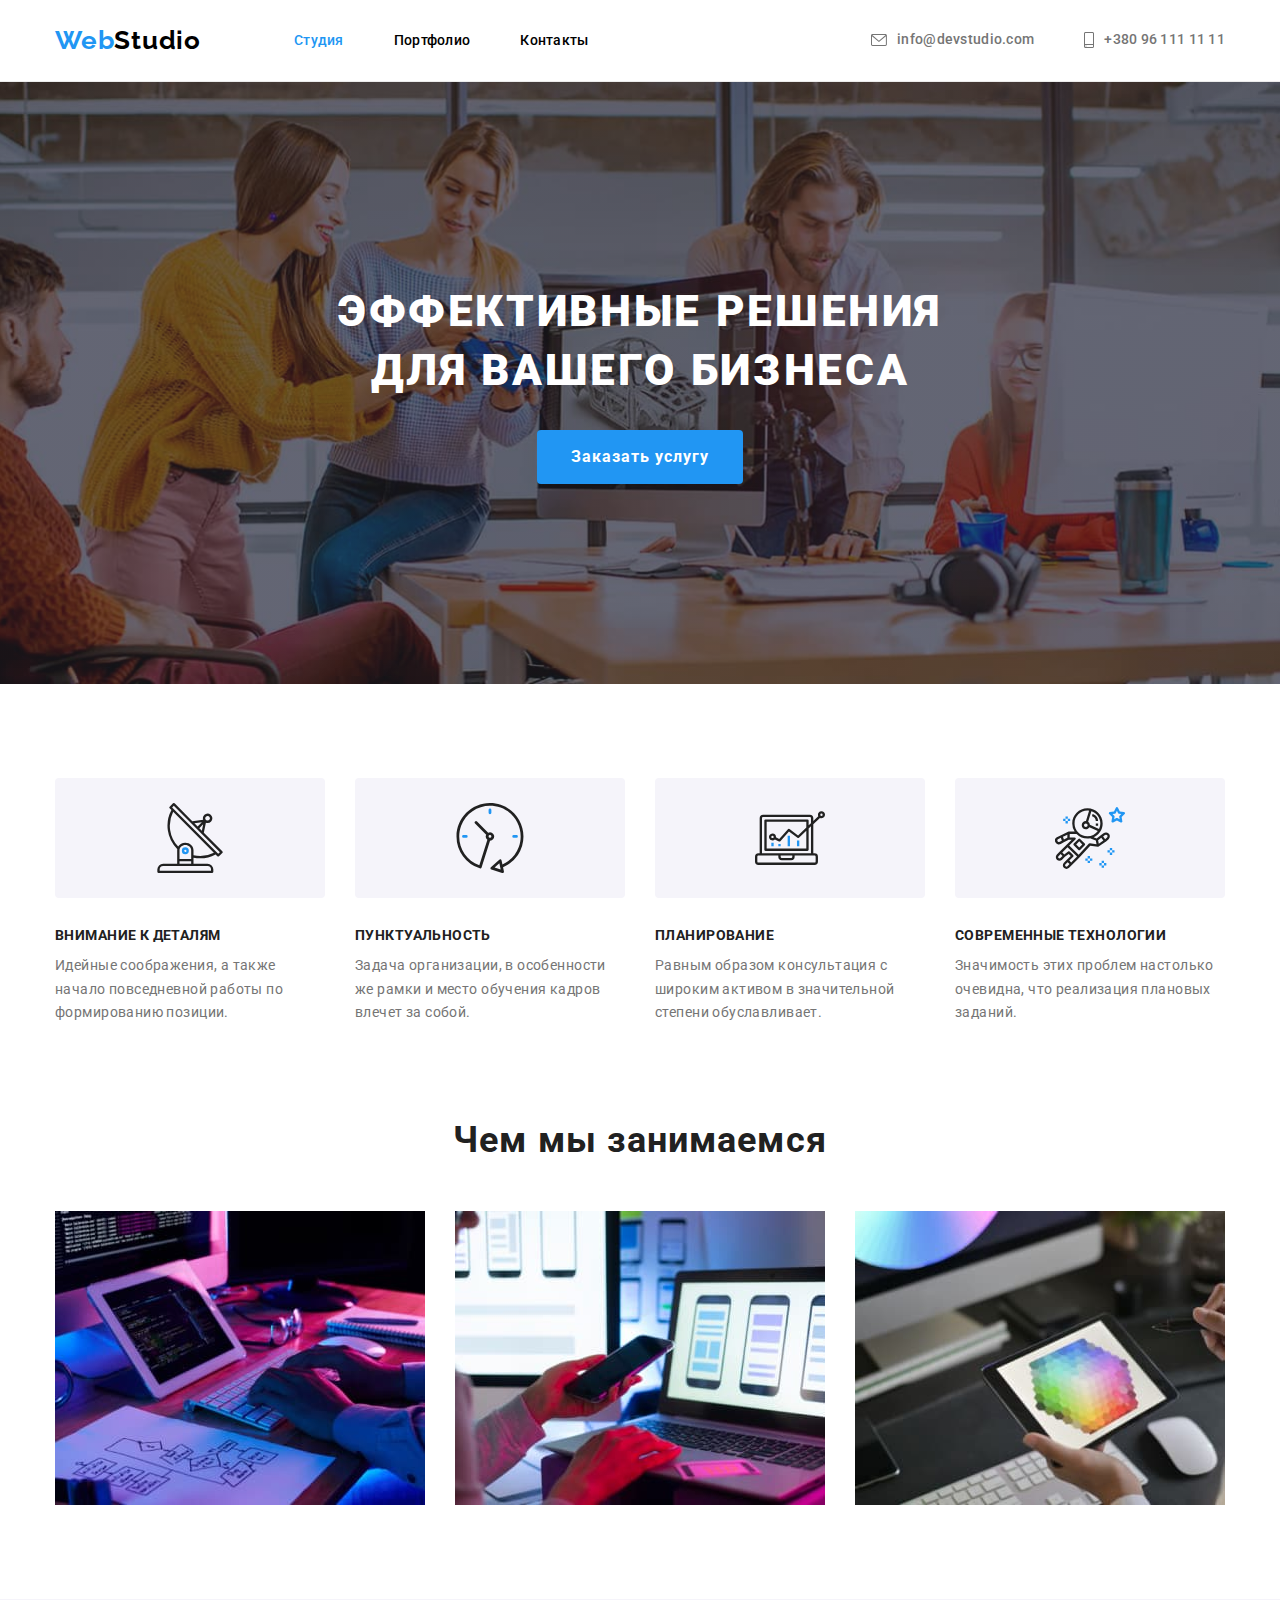
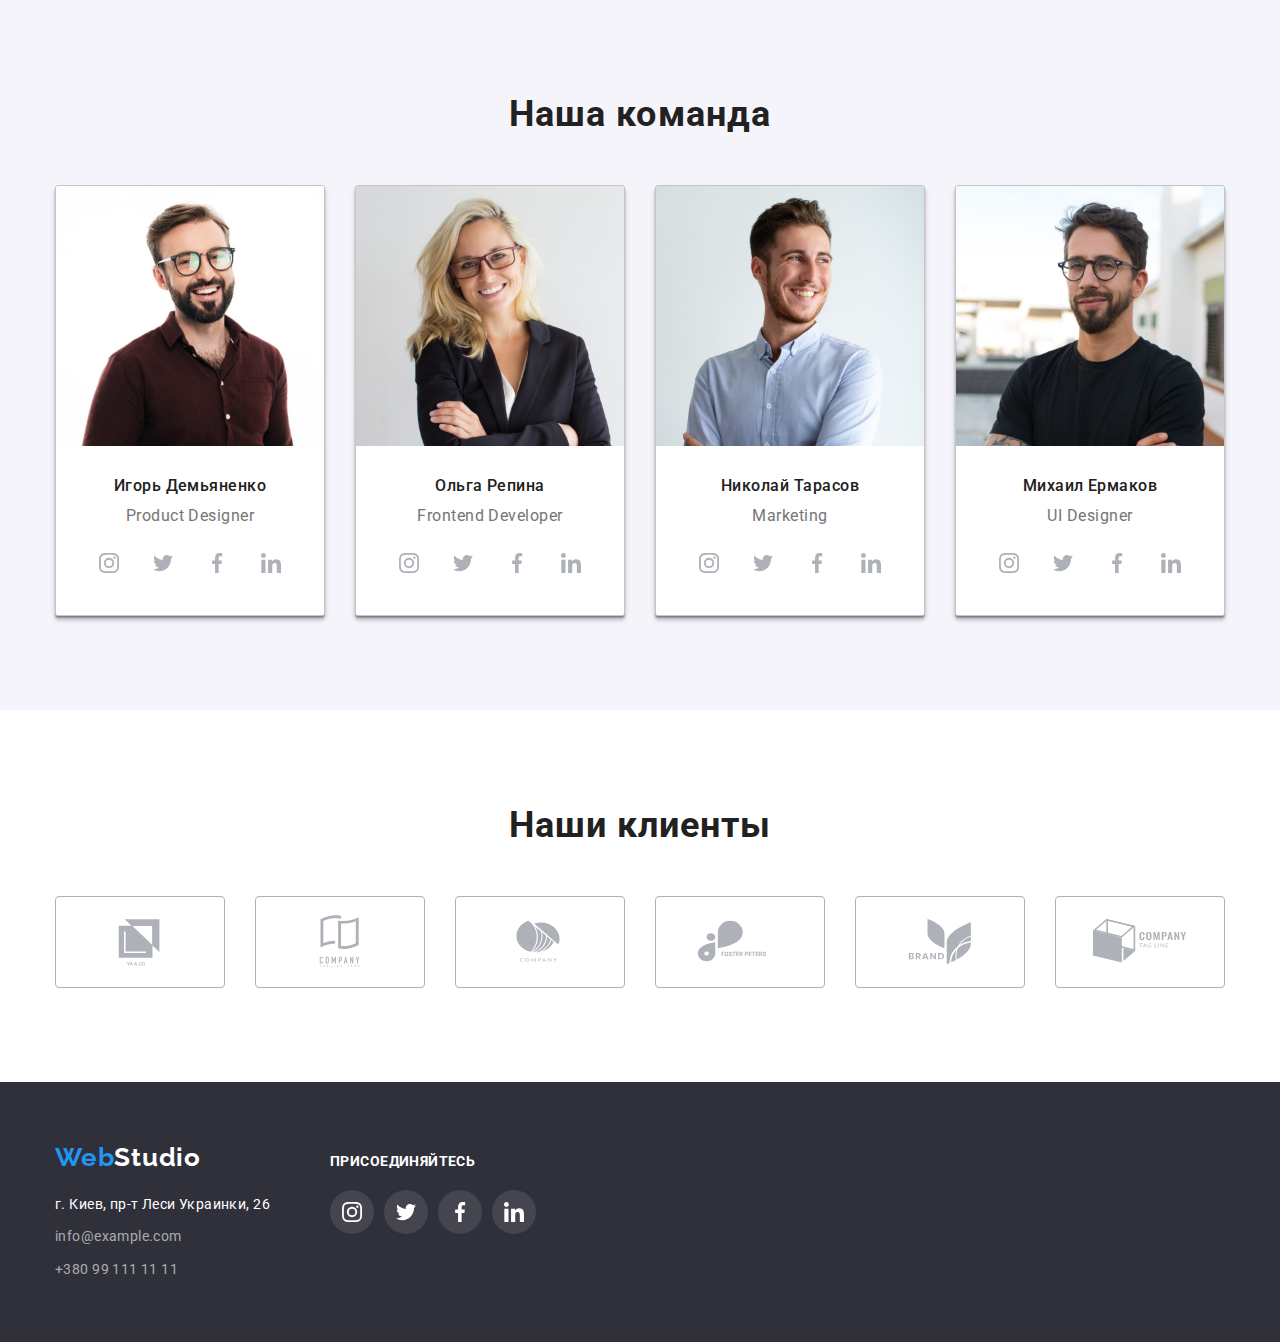
<file: index.html>
<!-- Разметка основной страницы -->
<!DOCTYPE html>
<html lang="ru">
    <head>
        <meta charset="UTF-8">
        <meta http-equiv="X-UA-Compatible" content="IE=edge">
        <meta name="viewport" content="width=device-width, initial-scale=1.0">
        <title>Document</title>
        <link rel="preconnect" href="https://fonts.googleapis.com">
        <link rel="preconnect" href="https://fonts.gstatic.com" crossorigin>
        <link href="https://fonts.googleapis.com/css2?family=Raleway:wght@700&family=Roboto:wght@400;500;700;900&display=swap"
            rel="stylesheet">
        <link rel="stylesheet" href="https://cdn.jsdelivr.net/npm/modern-normalize@1.1.0/modern-normalize.min.css">
        <link rel="stylesheet" href="./css/styles.css">
    </head>
    <body>

        <!-- Шапка -->
        <header class="page-header">
            <div class="container page-header-container">
                <nav class="page-nav">
                    <a class="logo header-logo link" href="./index.html" lang="en">
                        <span class="span">Web</span>Studio
                    </a>
                    <ul class="menu list">
                        <li class="menu-item">
                            <a class="menu-link link current" href="./index.html">Студия</a>
                        </li>
                        <li class="menu-item">
                            <a class="menu-link link" href="./portfolio.html">Портфолио</a>
                        </li>
                        <li class="menu-item">
                            <a class="menu-link link" href="">Контакты</a>
                        </li>
                    </ul>
                </nav>
                <ul class="contact-list list">
                    <li class="header-contact-list-item">
                        <a class="phone-number contact link" href="mailto:info@devstudio.com">
                            <svg class="header-contact-logo" width="16" height="12">
                                <use href="./images/sprite.svg#icon-envelope"></use>
                            </svg>
                            info@devstudio.com
                        </a>
                    </li>
                    <li class="header-contact-list-item">
                        <a class="mail-address contact link" href="tel:+380961111111">
                            <svg class="header-contact-logo" width="10" height="16">
                                <use href="./images/sprite.svg#icon-smartphone"></use>
                            </svg>
                            +380 96 111 11 11
                        </a>
                    </li>
                </ul>
            </div>
        </header>

        <!-- Уникальный контент -->
        <main>

            <!-- Секция "Герой" -->
            <section class="hero">
                <div class="container hero-container">
                    <h1 class="hero-title">Эффективные решения для вашего бизнеса</h1>
                    <button class="button hero-button" type="button">Заказать услугу</button>
                </div>
            </section>

            <!-- Секция "Особенности" -->
            <section class="hang">
                <div class="container hang-container">
                    <h2 class="hang-title" hidden>Особенности</h2>
                    <ul class="hang-list list">
                        <li class="hang-item">
                            <div class="hang-item-icon-wrapper">
                                <svg class="hang-item-icon" width="70" height="70">
                                    <use href="./images/sprite.svg#icon-antenna"></use>
                                </svg>
                            </div>
                            <h3 class="hang-title">Внимание к деталям</h3>
                            <p class="hang-text">Идейные соображения, а также начало повседневной работы по формированию позиции.</p>
                        </li class="hang-item">
                        <li class="hang-item">
                            <div class="hang-item-icon-wrapper">
                                <svg class="hang-item-icon" width="70" height="70">
                                    <use href="./images/sprite.svg#icon-clock"></use>
                                </svg>
                            </div>
                            <h3 class="hang-title">Пунктуальность</h3>
                            <p class="hang-text">Задача организации, в особенности же рамки и место обучения кадров влечет за собой.</p>
                        </li>
                        <li class="hang-item">
                            <div class="hang-item-icon-wrapper">
                                <svg class="hang-item-icon" width="70" height="70">
                                    <use href="./images/sprite.svg#icon-diagram"></use>
                                </svg>
                            </div>
                            <h3 class="hang-title">Планирование</h3>
                            <p class="hang-text">Равным образом консультация с широким активом в значительной степени обуславливает.</p>
                        </li>
                        <li class="hang-item">
                            <div class="hang-item-icon-wrapper">
                                <svg class="hang-item-icon" width="70" height="70">
                                    <use href="./images/sprite.svg#icon-astronaut"></use>
                                </svg>
                            </div>
                            <h3 class="hang-title">Современные технологии</h3>
                            <p class="hang-text">Значимость этих проблем настолько очевидна, что реализация плановых заданий.</p>
                        </li>
                    </ul>
                </div>
            </section>

            <!-- Секция "Чем мы занимаемся?" -->
            <section class="occupation">
                <div class="container occupation-container">
                    <h2 class="occupation-title title">Чем мы занимаемся</h2>
                    <ul class="list-img list">
                        <li class="occupation-list-item">
                            <img class="img" src="./images/occupations/occupation-1.jpg" alt="Программист набирает код" width="370"
                                height="294">
                        </li>
                        <li class="occupation-list-item">
                            <img class="img" src="./images/occupations/occupation-2.jpg" alt="Разработчик создает веб-интерфейс" width="370"
                                height="294">
                        </li>
                        <li class="occupation-list-item">
                            <img class="img" src="./images/occupations/occupation-3.jpg" alt="Дизайнер выбирает цает" width="370"
                                height="294">
                        </li>
                    </ul>
                </div>
            </section>

            <!-- Секция "Наша комнда" -->
            <section class="team">
                <div class="container team-container">
                    <h2 class="team-title title">Наша команда</h2>
                    <ul class="team-list list">
                        <li class="team-list-item">
                            <img class="img" src="./images/team/product-designer-1.jpg" alt="Работник компании" width="270" height="260">
                            <div class="team-card-content-wrapper">
                                <h3 class="list-item-title">Игорь Демьяненко</h3>
                                <p class="list-item-text">Product Designer</p>
                                <ul class="social-list list">
                                    <li class="social-list-item">
                                        <a class="social-list-link team-link" href="">
                                            <svg class="social-list-icon" width="20" height="20">
                                                <use href="./images/sprite.svg#icon-instagram"></use>
                                            </svg>
                                        </a>
                                    <li class="social-list-item">
                                        <a class="social-list-link team-link" href="">
                                            <svg class="social-list-icon" width="20" height="20">
                                                <use href="./images/sprite.svg#icon-twitter"></use>
                                            </svg>
                                        </a>
                                    <li class="social-list-item">
                                        <a class="social-list-link team-link" href="">
                                            <svg class="social-list-icon" width="20" height="20">
                                                <use href="./images/sprite.svg#icon-facebook"></use>
                                            </svg>
                                        </a>
                                    <li class="social-list-item">
                                        <a class="social-list-link team-link" href="">
                                            <svg class="social-list-icon" width="20" height="20">
                                                <use href="./images/sprite.svg#icon-linkedin"></use>
                                            </svg>
                                        </a>
                                    </li>
                                </ul>
                            </div>
                        </li>
                        <li class="team-list-item">
                            <img class="img" src="./images/team/frontend-developer-2.jpg" alt="Работник компании" width="270" height="260">
                            <div class="team-card-content-wrapper">
                                <h3 class="list-item-title">Ольга Репина</h3>
                                <p class="list-item-text">Frontend Developer</p>
                                <ul class="social-list list">
                                    <li class="social-list-item">
                                        <a class="social-list-link team-link" href="">
                                            <svg class="social-list-icon" width="20" height="20">
                                                <use href="./images/sprite.svg#icon-instagram"></use>
                                            </svg>
                                        </a>
                                    <li class="social-list-item">
                                        <a class="social-list-link team-link" href="">
                                            <svg class="social-list-icon" width="20" height="20">
                                                <use href="./images/sprite.svg#icon-twitter"></use>
                                            </svg>
                                        </a>
                                    <li class="social-list-item">
                                        <a class="social-list-link team-link" href="">
                                            <svg class="social-list-icon" width="20" height="20">
                                                <use href="./images/sprite.svg#icon-facebook"></use>
                                            </svg>
                                        </a>
                                    <li class="social-list-item">
                                        <a class="social-list-link team-link" href="">
                                            <svg class="social-list-icon" width="20" height="20">
                                                <use href="./images/sprite.svg#icon-linkedin"></use>
                                            </svg>
                                        </a>
                                    </li>
                                </ul>
                            </div>
                        </li>
                        <li class="team-list-item">
                            <img class="img" src="./images/team/marketing-3.jpg" alt="Работник компании" width="270" height="260">
                            <div class="team-card-content-wrapper">
                                <h3 class="list-item-title">Николай Тарасов</h3>
                                <p class="list-item-text">Marketing</p>
                                <ul class="social-list list">
                                    <li class="social-list-item">
                                        <a class="social-list-link team-link" href="">
                                            <svg class="social-list-icon" width="20" height="20">
                                                <use href="./images/sprite.svg#icon-instagram"></use>
                                            </svg>
                                        </a>
                                    <li class="social-list-item">
                                        <a class="social-list-link team-link" href="">
                                            <svg class="social-list-icon" width="20" height="20">
                                                <use href="./images/sprite.svg#icon-twitter"></use>
                                            </svg>
                                        </a>
                                    <li class="social-list-item">
                                        <a class="social-list-link team-link" href="">
                                            <svg class="social-list-icon" width="20" height="20">
                                                <use href="./images/sprite.svg#icon-facebook"></use>
                                            </svg>
                                        </a>
                                    <li class="social-list-item">
                                        <a class="social-list-link team-link" href="">
                                            <svg class="social-list-icon" width="20" height="20">
                                                <use href="./images/sprite.svg#icon-linkedin"></use>
                                            </svg>
                                        </a>
                                    </li>
                                </ul>
                            </div>
                        </li>
                        <li class="team-list-item">
                            <img class="img" src="./images/team/ui-designer-4.jpg" alt="Работник компании" width="270" height="260">
                            <div class="team-card-content-wrapper">
                                <h3 class="list-item-title">Михаил Ермаков</h3>
                                <p class="list-item-text">UI Designer</p>
                                <ul class="social-list list">
                                    <li class="social-list-item">
                                        <a class="social-list-link team-link" href="">
                                            <svg class="social-list-icon" width="20" height="20">
                                                <use href="./images/sprite.svg#icon-instagram"></use>
                                            </svg>
                                        </a>
                                    <li class="social-list-item">
                                        <a class="social-list-link team-link" href="">
                                            <svg class="social-list-icon" width="20" height="20">
                                                <use href="./images/sprite.svg#icon-twitter"></use>
                                            </svg>
                                        </a>
                                    <li class="social-list-item">
                                        <a class="social-list-link team-link" href="">
                                            <svg class="social-list-icon" width="20" height="20">
                                                <use href="./images/sprite.svg#icon-facebook"></use>
                                            </svg>
                                        </a>
                                    <li class="social-list-item">
                                        <a class="social-list-link team-link" href="">
                                            <svg class="social-list-icon" width="20" height="20">
                                                <use href="./images/sprite.svg#icon-linkedin"></use>
                                            </svg>
                                        </a>
                                    </li>
                                </ul>
                            </div>
                        </li>
                    </ul>
                </div>
            </section>
            <section class="our-clients">
                <div class="our-clients-container container">
                    <h2 class="our-clients-title title">Наши клиенты</h2>
                    <ul class="our-clients-list list">
                        <li class="our-clients-list-item">
                            <a href="" class="clients-item-link">
                                <svg class="our-clients-logo" width="106" height="60">
                                    <use href="./images/sprite.svg#icon-logo-1"></use>
                                </svg>
                            </a>
                        </li>
                        <li class="our-clients-list-item">
                            <a href="" class="clients-item-link">
                                <svg class="our-clients-logo" width="106" height="60">
                                    <use href="./images/sprite.svg#icon-logo-2"></use>
                                </svg>
                            </a>
                        </li>
                        <li class="our-clients-list-item">
                            <a href="" class="clients-item-link">
                                <svg class="our-clients-logo" width="106" height="60">
                                    <use href="./images/sprite.svg#icon-logo-3"></use>
                                </svg>
                            </a>
                        </li>
                        <li class="our-clients-list-item">
                            <a href="" class="clients-item-link">
                                <svg class="our-clients-logo" width="106" height="60">
                                    <use href="./images/sprite.svg#icon-logo-4"></use>
                                </svg>
                            </a>
                        </li>
                        <li class="our-clients-list-item">
                            <a href="" class="clients-item-link">
                                <svg class="our-clients-logo" width="106" height="60">
                                    <use href="./images/sprite.svg#icon-logo-5"></use>
                                </svg>
                            </a>
                        </li>
                        <li class="our-clients-list-item">
                            <a href="" class="clients-item-link">
                                <svg class="our-clients-logo" width="106" height="60">
                                    <use href="./images/sprite.svg#icon-logo-6"></use>
                                </svg>
                            </a>
                        </li>
                    </ul>
                </div>
            </section>
        </main>

        <!-- Подвал -->
        <footer class="page-footer">
            <div class="container page-footer-container">
                <div class="logo-adress-wrapper">
                    <a class="logo footer-logo link" href="./index.html" lang="en"><span class="span">Web</span><span
                            class="footer-span">Studio</span></a>
                    <address class="contact-info">
                        <ul class="footer-contact-list list">
                            <li class="footer-contact-list-item">
                                <a class="map link" href="https://goo.gl/maps/jYa3saxuVgHwLRbw7">г. Киев, пр-т Леси Украинки, 26</a>
                            </li>
                            <li class="footer-contact-list-item">
                                <a class="conatact-mail-address link" href="mailto:info@example.com" lang="en">info@example.com</a>
                            </li>
                            <li class="footer-contact-list-item">
                                <a class="contact-phone-number link" href="tel:+380991111111">+380 99 111 11 11</a>
                            </li>
                        </ul>
                    </address>
                </div>
                
                <div class="social-list-wrapper">
                    <b class="call">Присоединяйтесь</b>
                    <ul class="social-list list">
                        <li class="footer-social-list-item">
                            <a href="" class="social-list-link footer-social-link">
                                <svg class="social-list-logo" width="20" height="20">
                                    <use href="./images/sprite.svg#icon-instagram"></use>
                                </svg>
                            </a>
                        </li>
                        <li class="footer-social-list-item">
                            <a href="" class="social-list-link footer-social-link">
                                <svg class="social-list-logo" width="20" height="20">
                                    <use href="./images/sprite.svg#icon-twitter"></use>
                                </svg>
                            </a>
                        </li>
                        <li class="footer-social-list-item">
                            <a href="" class="social-list-link footer-social-link">
                                <svg class="social-list-logo" width="20" height="20">
                                    <use href="./images/sprite.svg#icon-facebook"></use>
                                </svg>
                            </a>
                        </li>
                        <li class="footer-social-list-item">
                            <a href="" class="social-list-link footer-social-link">
                                <svg class="social-list-logo" width="20" height="20">
                                    <use href="./images/sprite.svg#icon-linkedin"></use>
                                </svg>
                            </a>
                        </li>
                    </ul>
                </div>
            </div>
        </footer>
    </body>
</html>
</file>
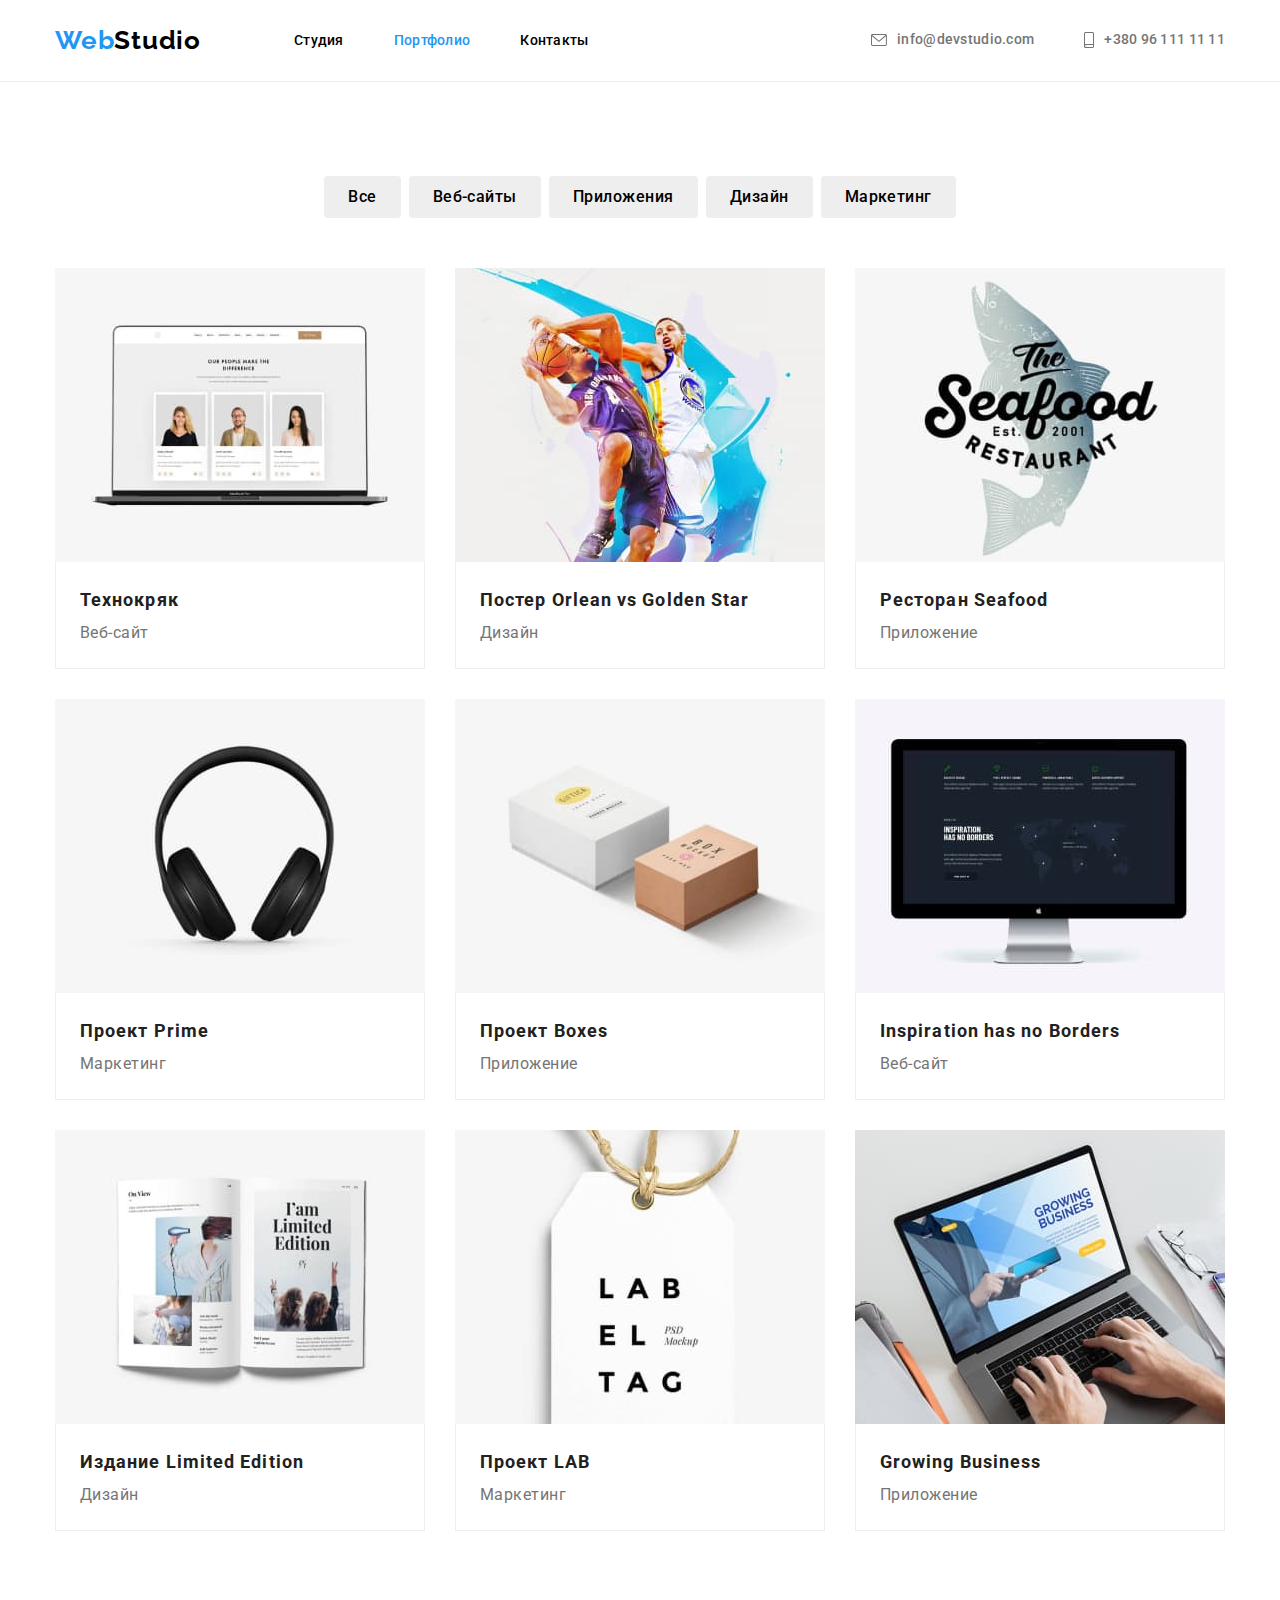
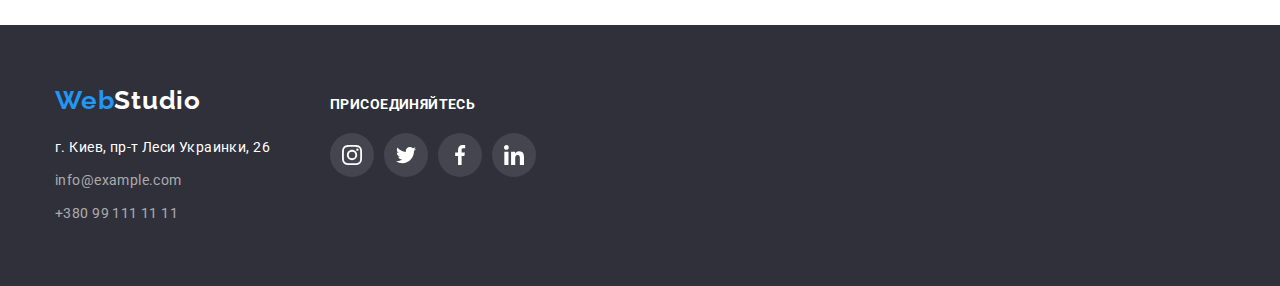
<file: portfolio.html>
<!-- Разметка портфолио -->
<!DOCTYPE html>
<html lang="ru">
    <head>
        <meta charset="UTF-8">
        <meta http-equiv="X-UA-Compatible" content="IE=edge">
        <meta name="viewport" content="width=device-width, initial-scale=1.0">
        <title>Document</title>
        <link rel="preconnect" href="https://fonts.googleapis.com">
        <link rel="preconnect" href="https://fonts.gstatic.com" crossorigin>
        <link
            href="https://fonts.googleapis.com/css2?family=Raleway:wght@700&family=Roboto:wght@400;500;700;900&display=swap"
            rel="stylesheet">
        <link rel="stylesheet" href="https://cdn.jsdelivr.net/npm/modern-normalize@1.1.0/modern-normalize.min.css">
        <link rel="stylesheet" href="./css/styles.css">
    </head>
    
    <body>

        <!-- Шапка -->
        <header class="page-header">
            <div class="container page-header-container">
                <nav class="page-nav">
                    <a class="logo header-logo link" href="./index.html" lang="en">
                        <span class="span">Web</span>Studio
                    </a>
                    <ul class="menu list">
                        <li class="menu-item">
                            <a class="menu-link link" href="./index.html">Студия</a>
                        </li>
                        <li class="menu-item">
                            <a class="menu-link link current" href="./portfolio.html">Портфолио</a>
                        </li>
                        <li class="menu-item">
                            <a class="menu-link link" href="">Контакты</a>
                        </li>
                    </ul>
                </nav>
                <ul class="contact-list list">
                    <li class="header-contact-list-item">
                        <a class="phone-number contact link" href="mailto:info@devstudio.com">
                            <svg class="header-contact-logo" width="16" height="12">
                                <use href="./images/sprite.svg#icon-envelope"></use>
                            </svg>
                            info@devstudio.com
                        </a>
                    </li>
                    <li class="header-contact-list-item">
                        <a class="mail-address contact link" href="tel:+380961111111">
                            <svg class="header-contact-logo" width="10" height="16">
                                <use href="./images/sprite.svg#icon-smartphone"></use>
                            </svg>
                            +380 96 111 11 11
                        </a>
                    </li>
                </ul>
            </div>
        </header>

        <!-- Уникальный контент -->
        <main>
            <section class="portfolio">
                <div class="container portfolio-container">
                    <h1 class="porfolio-title" hidden>Наши работы</h1>
                    <ul class="filter-list list">
                        <li class="filter-list-item">
                            <button class="button portfolio-btn" type="button">Все</button>
                        </li>
                        <li class="filter-list-item">
                            <button class="button portfolio-btn" type="button">Веб-сайты</button>
                        </li>
                        <li class="filter-list-item">
                            <button class="button portfolio-btn" type="button">Приложения</button>
                        </li>
                        <li class="filter-list-item">
                            <button class="button portfolio-btn" type="button">Дизайн</button>
                        </li>
                        <li class="filter-list-item">
                            <button class="button portfolio-btn" type="button">Маркетинг</button>
                        </li>
                    </ul>
                    <ul class="img-list list">
                        <li class="img-list-item">
                            <a class="card-link link" href="">
                                <img class="img" src="./images/portfolio/workers.jpg" alt="Сотрудники" width="370" height="294">
                                <div class="card-wrapper">
                                    <h2 class="card-link-title">Технокряк</h2>
                                    <p class="text">Веб-сайт</p>
                                </div>
                            </a>
                        </li>
                        <li class="img-list-item">
                            <a class="card-link link" href="">
                                <img class="img" src="./images/portfolio/poster.jpg" alt="Постер" width="370" height="294">
                                <div class="card-wrapper">
                                    <h2 class="card-link-title">Постер <span lang="en">Orlean vs Golden Star</span></h2>
                                    <p class="text">Дизайн</p>
                                </div>
                            </a>
                        </li>
                        <li class="img-list-item">
                            <a class="card-link link" href="">
                                <img class="img" src="./images/portfolio/restaurant-logo.jpg" alt="Логотип ресторана" width="370"
                                    height="294">
                                <div class="card-wrapper">
                                    <h2 class="card-link-title">Ресторан <span lang="en">Seafood</span></h2>
                                    <p class="text">Приложение</p>
                                </div>                           
                            </a>
                        </li class="img-list-item">
                        <li class="img-list-item"> 
                            <a class="card-link link" href="">
                                <img class="img" src="./images/portfolio/progect-prime.jpg" alt="Наушники" width="370" height="294">
                                <div class="card-wrapper">
                                    <h2 class="card-link-title">Проект <span lang="en">Prime</span></h2>
                                    <p class="text">Маркетинг</p>
                                </div> 
                            </a>
                        </li>
                        <li class="img-list-item">
                            <a class="card-link link" href="">
                                <img class="img" src="./images/portfolio/project-boxes.jpg" alt="Коробки" width="370" height="294">
                                <div class="card-wrapper">
                                    <h2 class="card-link-title">Проект <span lang="en">Boxes</span></h2>
                                    <p class="text">Приложение</p>
                                </div>  
                            </a>
                        </li>
                        <li class="img-list-item">
                            <a class="card-link link" href="">
                                <img class="img" src="./images/portfolio/inspiration-has-no-borders.jpg" alt="Описание преимуществ"
                                    width="370" height="294">
                                <div class="card-wrapper">
                                    <h2 class="card-link-title" lang="en">Inspiration has no Borders</h2>
                                    <p class="text">Веб-сайт</p>
                                </div>
                            </a>
                        </li>
                        <li class="img-list-item">
                            <a class="card-link link" href="">
                                <img src="./images/portfolio/post-limited-edition.jpg" alt="Журнал" width="370" height="294">
                                <div class="card-wrapper">
                                    <h2 class="card-link-title">Издание <span lang="en">Limited Edition</span></h2>
                                    <p class="text">Дизайн</p>
                                </div>   
                            </a>
                        </li>
                        <li class="img-list-item">
                            <a class="card-link link" href="">
                                <img class="img" src="./images/portfolio/project-lab.jpg" alt="Этикетка" width="370" height="294">
                                <div class="card-wrapper">
                                    <h2 class="card-link-title">Проект <span lang="en">LAB</span></h2>
                                    <p class="text">Маркетинг</p>
                                </div>   
                            </a>
                        </li>
                        <li class="img-list-item">
                            <a class="card-link link" href="">
                                <img src="./images/portfolio/growing-business.jpg" alt="Ноутбук с сайтом" width="370" height="294">
                                <div class="card-wrapper">
                                    <h2 class="card-link-title" lang="en">Growing Business</h2>
                                    <p class="text">Приложение</p>
                                </div>  
                            </a>
                        </li>
                    </ul>
                </div>
                
            </section>
        </main>

        <!-- Подвал -->
        <footer class="page-footer">
            <div class="container page-footer-container">
                <div class="logo-adress-wrapper">
                    <a class="logo footer-logo link" href="./index.html" lang="en"><span class="span">Web</span><span
                            class="footer-span">Studio</span></a>
                    <address class="contact-info">
                        <ul class="footer-contact-list list">
                            <li class="footer-contact-list-item">
                                <a class="map link" href="https://goo.gl/maps/jYa3saxuVgHwLRbw7">г. Киев, пр-т Леси Украинки,
                                    26</a>
                            </li>
                            <li class="footer-contact-list-item">
                                <a class="conatact-mail-address link" href="mailto:info@example.com"
                                    lang="en">info@example.com</a>
                            </li>
                            <li class="footer-contact-list-item">
                                <a class="contact-phone-number link" href="tel:+380991111111">+380 99 111 11 11</a>
                            </li>
                        </ul>
                    </address>
                </div>
        
                <div class="social-list-wrapper">
                    <b class="call">присоединяйтесь</b>
                    <ul class="social-list list">
                        <li class="footer-social-list-item">
                            <a href="" class="social-list-link footer-social-link">
                                <svg class="social-list-logo" width="20" height="20">
                                    <use href="./images/sprite.svg#icon-instagram"></use>
                                </svg>
                            </a>
                        </li>
                        <li class="footer-social-list-item">
                            <a href="" class="social-list-link footer-social-link">
                                <svg class="social-list-logo" width="20" height="20">
                                    <use href="./images/sprite.svg#icon-twitter"></use>
                                </svg>
                            </a>
                        </li>
                        <li class="footer-social-list-item">
                            <a href="" class="social-list-link footer-social-link">
                                <svg class="social-list-logo" width="20" height="20">
                                    <use href="./images/sprite.svg#icon-facebook"></use>
                                </svg>
                            </a>
                        </li>
                        <li class="footer-social-list-item">
                            <a href="" class="social-list-link footer-social-link">
                                <svg class="social-list-logo" width="20" height="20">
                                    <use href="./images/sprite.svg#icon-linkedin"></use>
                                </svg>
                            </a>
                        </li>
                    </ul>
                </div>
            </div>
        </footer>
    </body>
</html>
</file>
<file: css/styles.css>
/* Переменные */
:root {
    --accent-color: #2196F3;
    --primary-font: 'Roboto', sans-serif;
    --primary-font-color: #212121;
    --primary-weight-font: 500;
}

/* Общие стили */
body {
    color: var(--primary-font-color);
    font-family: var(--primary-font);
    font-weight: var(--primary-weight-font);
}

h1,
h2,
h3,
h4,
p {
    margin-top: 0;
    margin-bottom: 0;
}

ul, ol {
    padding-left: 0;
    margin-top: 0;
    margin-bottom: 0;
}

img {
    display: block;
}

.list {
    list-style: none;
}

.link {
    text-decoration: none;
    color: inherit;
}

.button {
    border-radius: 4px;
    border-color: transparent;

    cursor: pointer;
    background-color:#EEEEEE;
    font-family: var(--primary-font);
    font-weight: var(--primary-weight-font);
    font-size: 16px;
    line-height: 1.63;
    /* text-align: center;
    vertical-align: top; */
    letter-spacing: 0.03em;
}

.logo {
    font-family: 'Raleway', sans-serif;
    color: #000000;
    font-weight: 700;
    font-size: 26px;
    line-height: 1.19;
    letter-spacing: 0.03em;
}

.container {
    width: 1200px;
    margin-left: auto;
    margin-right: auto;
    padding-left: 15px;
    padding-right: 15px;

}

/* Шапка */
.header-logo {
    margin-right: 93px;
}
.span {
    color: var(--accent-color);
}

.menu-link {
    font-size: 14px;
    line-height: 1.14;
    letter-spacing: 0.02em;
    color: #000000;
}

.menu-link:hover,
.menu-link:focus {
    color: var(--accent-color);
}

.contact {
    display: flex;
    align-items: center;

    font-size: 14px;
    line-height: 1.14;
    letter-spacing: 0.02em;
    color: #757575;
}

.contact:hover,
.contact:focus {
    color: var(--accent-color);
}

.page-header-container {
    display: flex;
    justify-content: space-between;
    align-items: center;
}

.page-nav {
    display: flex;
    align-items: center;
}

.menu {
    display: flex;
}

.contact-list {
    display: flex;
}

.menu-item:not(:last-child) {
    margin-right: 50px;
}

.header-contact-list-item:not(:last-child) {
    margin-right: 50px;
}

.header-contact-logo {
    display: block;
    margin-right: 10px;
    fill: currentColor;
}

.page-header {
    border-bottom: 1px solid #ECECEC;
    padding-top: 25px;
    padding-bottom: 25px;
}

/* Уникальный контент основной страницы */

/* Герой */
.hero {
    padding-top: 200px;
    padding-bottom: 200px;
    max-width: 1600px;
    margin: 0 auto;

    background-image: linear-gradient(rgba(47, 48, 58, 0.4),rgba(47, 48, 58, 0.4)), 
    url(../images/hero/hero-img.jpg);
    background-size: cover;
    background-position: center;
    background-color: #C4C4C4;
}

.hero-title {   
    margin-bottom: 30px;
    width: 696px;
    margin-left: auto;
    margin-right: auto;

    font-weight: 900;
    font-size: 44px;
    line-height: 1.34;
    letter-spacing: 0.06em;
    text-transform: uppercase;
    color: #FFFFFF;
}

.hero-button {
    padding: 10px 32px;
    
    color: #ffffff;
    background-color: var(--accent-color);
    font-family: var(--primary-font);
    font-weight: 700;
    line-height: 1.88;
    vertical-align: middle; 
    letter-spacing: 0.06em;
}

.hero-container {
    text-align: center;
    /* padding-left: 252px;
    padding-right: 252px; */
}


/* Особенности */
.hang {
    padding-top: 94px;
    padding-bottom: 94px;
}

.hang-title {
    margin-bottom: 10px;

    font-size: 14px;
    line-height: 1.14;
    letter-spacing: 0.03em;
    text-transform: uppercase;
}

.hang-text {
    font-weight: 400;
    font-size: 14px;
    line-height: 1.7;
    letter-spacing: 0.03em;
    color: #757575;
}

.hang-list {
    display: flex;
    column-gap: 30px;
}

.hang-item {
    flex-basis: calc((100% - 90px) / 4);
} 

.hang-item-icon-wrapper {
    display: flex;
    justify-content: center;
    align-items: center;
    width: 270px;
    height: 120px;
    margin-bottom: 30px;
    background-color: #F5F4FA;
    border-radius: 4px;
}

/* Чем мы занимаемся? */

.occupation-title {
    margin-bottom: 50px;
}

.list-img {
    display: flex;
    column-gap: 30px;
}

.occupation {
    padding-bottom: 94px;
}

.occupation-list-item {
    flex-basis: calc((100% - 60px) / 3);
}

/* Наша команда */
.team {
    padding-top: 94px;
    padding-bottom: 94px;
    background-color: #F5F4FA;
}
.title {
    font-size: 36px;
    line-height: 1.17;
    text-align: center;
    letter-spacing: 0.03em;
}

.list-item-title {
    margin-bottom: 10px;

    font-size: 16px;
    font-weight: var(--primary-weight-font);
    text-align: center;
    line-height: 1.19;
    letter-spacing: 0.03em;
}

.list-item-text {
    margin-bottom: 16px;

    font-weight: 400;
    line-height: 1.19;
    text-align: center;
    letter-spacing: 0.03em;
    color: #757575;
}

.team-title {
    margin-bottom: 50px;
}

.team-list {
    display: flex;
    column-gap: 30px;
}

.team-list-item {
    flex-basis: calc((100% - 90px) / 4);
    border: 1px solid rgba(0, 0, 0, 0.2);
    border-radius: 3px;
    overflow: hidden;
    box-shadow: 0px 2px 1px rgba(0, 0, 0, 0.2),
     0px 1px 1px rgba(0, 0, 0, 0.14), 0px 4px 4px rgba(0, 0, 0, 0.25);
}

.team-card-content-wrapper {
    padding-top: 30px;
    padding-bottom: 30px;
    background-color: #FFFFFF;
}

.social-list {
    display: flex;
    justify-content: center;
    gap: 10px;
}

.social-list-link {
    display: flex;
    justify-content: center;
    align-items: center;
    width: 44px;
    height: 44px;
    border-radius: 50%;
}

.team-link {
    background-color: #FFFFFF;
}

.social-list-link:hover,
.social-list-link:focus {
    background-color: var(--accent-color);
}

.social-list-icon {
    fill: #AFB1B8
}

.team-link:hover .social-list-icon,
.team-link:focus .social-list-icon {
    fill: #FFFFFF;
}

/* Наши клиенты */
.our-clients {
    padding-top: 94px;
    padding-bottom: 94px;
}

.our-clients-title {
    margin-bottom: 50px;
}

.our-clients-list {
    display: flex;
    justify-content: center;
    gap: 30px;
}

.clients-item-link {
    display: flex;
    justify-content: center;
    align-items: center;

    width: 170px;
    height: 92px;
    border: 1px solid #AFB1B8;
    border-radius: 4px;
}

.clients-item-link:hover,
.clients-item-link:focus {
    border-color: var(--accent-color);
}

.our-clients-logo {
    fill: #AFB1B8;
}

.clients-item-link:hover .our-clients-logo,
.clients-item-link:focus .our-clients-logo {
    fill: var(--accent-color)
}

/* Подвал */

.footer-span {
    color:#FFFFFF
}

.footer-contact-list {
    font-style: normal;
    font-weight: 400;
    font-size: 14px;
    line-height: 1.7;
    text-align: left;
    vertical-align: top;
    letter-spacing: 0.03em;
}

.map {
    color:#FFFFFF;
}

.page-footer {
    padding-top: 60px;
    padding-bottom: 60px;
}

.footer-logo {
    display: inline-block;
    margin-bottom: 20px;
}

.footer-contact-list-item:not(:last-child) {
    margin-bottom: 9px;
}

.page-footer {
background-color: #2F303A;
}

.conatact-mail-address {
    color: rgba(255, 255, 255, 0.6);
}

.contact-phone-number {
    color: rgba(255, 255, 255, 0.6);
}

.page-footer-container {
    display: flex;
    align-items: baseline;
}

.logo-adress-wrapper {
    margin-right: 60px;
}

.call {
    display: block;
    margin-bottom: 20px;

    text-transform: uppercase;
    font-weight: 700;
    font-size: 14px;
    line-height: 1.14;
    letter-spacing: 0.03em;
    color: #FFFFFF;
}

.social-list-logo {
    fill: #FFFFFF
}

.footer-social-link {
    background-color: rgba(255, 255, 255, 0.1);
}

/* Уникальный контент портфолио */
.portfolio {
    padding-top: 94px;
    padding-bottom: 94px;
}

/* Оформление фильтра */
.portfolio-btn {
    padding: 6px 22px;
}

.portfolio-btn:hover,
.portfolio-btn:focus {
    box-shadow: 0px 2px 2px rgba(0, 0, 0, 0.12),
     0px 1px 2px rgba(0, 0, 0, 0.08), 0px 3px 1px rgba(0, 0, 0, 0.1);
}

.filter-list {
    display: flex;
    justify-content: center;
    margin-bottom: 50px;
}

.filter-list-item:not(:last-child) {
    margin-right: 8px;
}

.button:hover,
.button:focus {
    color: #ffffff;
    background-color: var(--accent-color);
}

/* Оформление карточек */
.card-wrapper {
    padding: 20px 24px;
    border: 1px solid #EEEEEE;
    border-top: none;
}

.img-list {
    display:flex;
    flex-wrap: wrap;
    gap: 30px;
}

.img-list-item {
    flex-basis: calc((100% - 240px) / 9);
}

.img-list-item:hover,
.img-list-item:focus {
    box-shadow: 1px 4px 6px rgba(0, 0, 0, 0.16), 0px 4px 4px rgba(0, 0, 0, 0.06), 0px 1px 1px rgba(0, 0, 0, 0.12);
}

.card-link-title {
    font-size: 18px;
    line-height: 2;
    letter-spacing: 0.06em;
}

.text {
    font-weight: 400;
    line-height: 1.88;
    letter-spacing: 0.03em;
    color: #757575;
}

.link.current {
    color: var(--accent-color);
}
</file>
